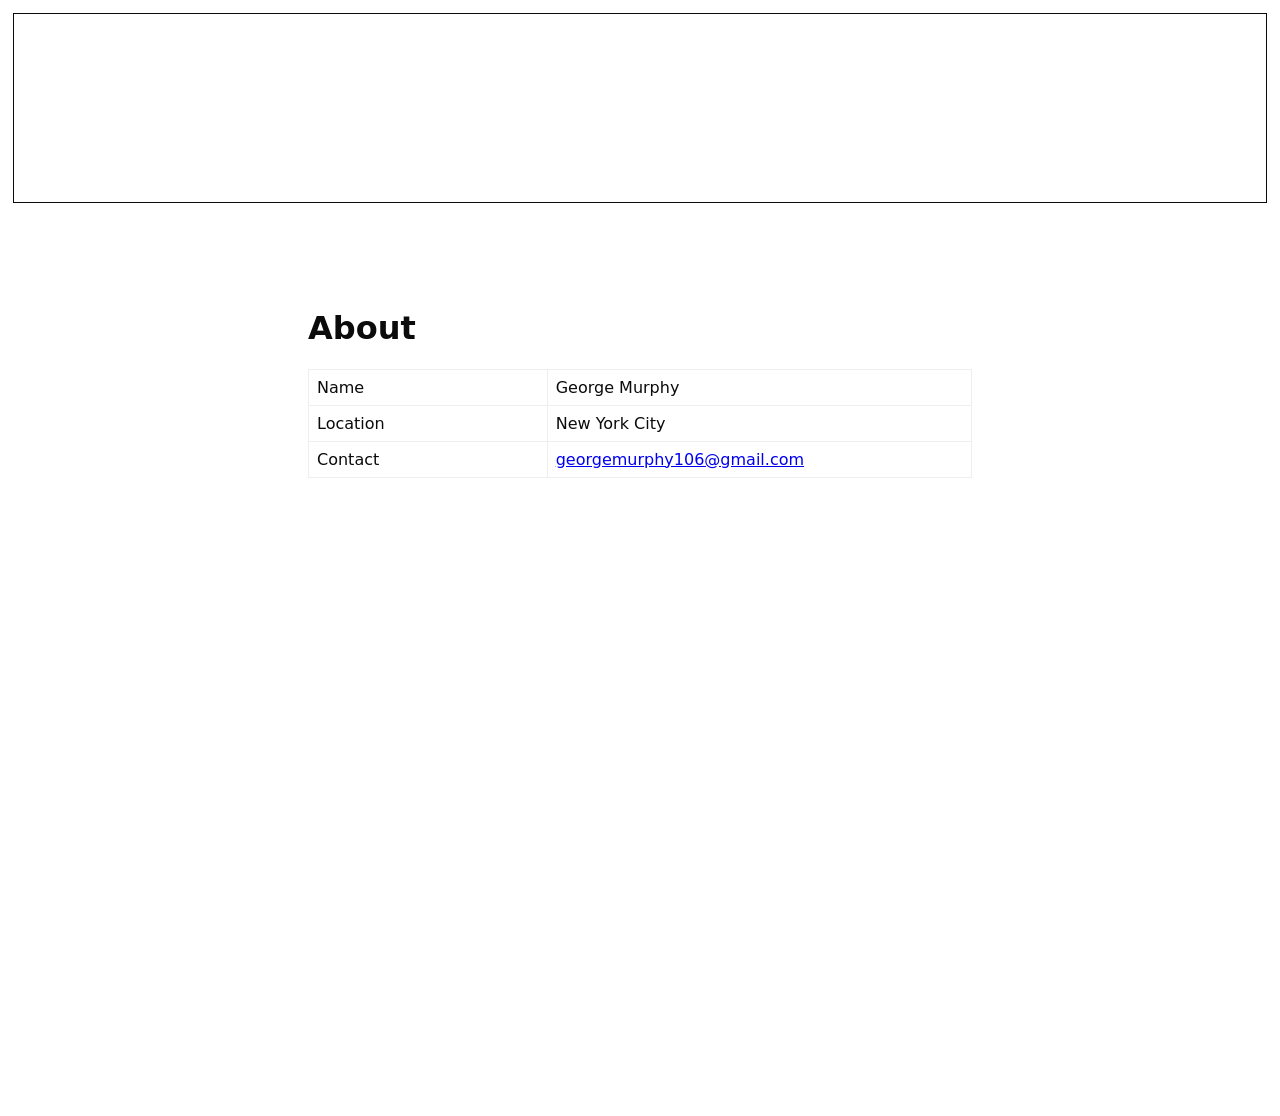
<file: about.html>
<!doctype html>
<html lang="en">
<head>
  <meta charset="utf-8">
  <meta name="viewport" content="width=device-width,initial-scale=1">
  <title>About — George Murphy</title>
  <link rel="stylesheet" href="css/style.css?v=35">
</head>
<body class="section-page about-page">
  <header class="site-header section-header container">
    <video class="header-video" autoplay muted loop playsinline preload="metadata" aria-hidden="true">
      <source src="assets/nature-style.mp4" type="video/mp4">
    </video>
    <div style="display:flex;justify-content:space-between;align-items:center">
      <div class="brand">George Murphy</div>
      <nav class="top-nav"><a href="index.html">Home</a> <a href="professional.html">Professional</a> <a href="collage.html">Personal</a></nav>
    </div>
  </header>

  <main class="page container about-grid">
    <h1>About</h1>
    <table style="width:100%;max-width:720px;border-collapse:collapse">
      <tr><td style="padding:8px;border:1px solid #eee;width:36%">Name</td><td style="padding:8px;border:1px solid #eee">George Murphy</td></tr>
      <tr><td style="padding:8px;border:1px solid #eee">Location</td><td style="padding:8px;border:1px solid #eee">New York City</td></tr>
      <tr><td style="padding:8px;border:1px solid #eee">Contact</td><td style="padding:8px;border:1px solid #eee"><a href="mailto:georgemurphy106@gmail.com">georgemurphy106@gmail.com</a></td></tr>
    </table>

  </main>

  <script src="js/main.js?v=10"></script>
</body>
</html>
</file>
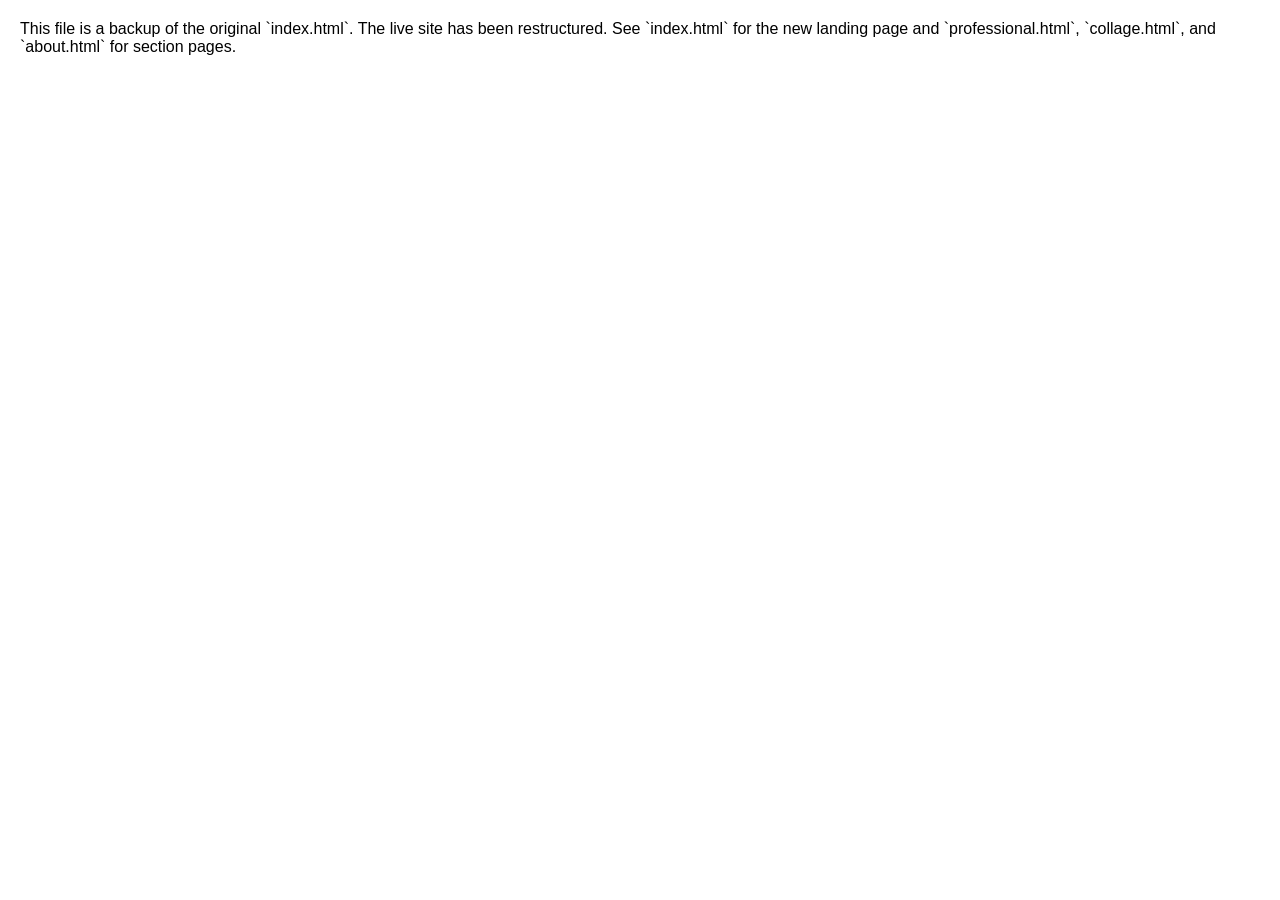
<file: index_old.html>
<!DOCTYPE html>
<html lang="en">
<head>
  <meta charset="utf-8">
  <meta name="viewport" content="width=device-width,initial-scale=1">
  <title>George Murphy — Portfolio (original)</title>
  <style>
  /* Original inline styles preserved for backup */
  * { margin: 0; padding: 0; box-sizing: border-box; }
  body, .wrap { background: white; font-family: Arial, sans-serif; color: black; }
  .wrap { padding: 40px 60px
  
; max-width: 1320px

; }

  .site-title { font-size: 28px; font-weight: bold; margin-bottom: 2px; }
  .site-title span { color: navy; }
  .under-title { font-size: 12px; color: gray; margin-bottom: 14px; }

  hr { border: none; border-top: 1px solid black; margin: 14px 0; }
  hr.double { border-top: 3px double black; }

  .nav { font-size: 13px; margin-bottom: 18px; }
  .nav a { color: blue; margin-right: 10px; text-decoration: underline; cursor: pointer; }
  .nav a:hover { color: purple; }

  .marquee-wrap { background: yellow; border: 1px solid black; padding: 4px 0; margin: 14px 0; overflow: hidden; }
  .marquee-inner { display: inline-block; white-space: nowrap; font-size: 12px; font-family: 'Courier New', monospace; letter-spacing: 0.08em; }

  .palantir-section { background: #000; padding: 18px; margin: 0 -18px; font-family: 'Courier New', monospace; color: #00ff41; }
  .palantir-section h2 { font-family: 'Courier New', monospace; font-size: 13px; font-weight: bold; text-decoration: none; color: #00ff41; letter-spacing: 0.12em; text-transform: uppercase; margin-bottom: 14px; border-bottom: 1px solid #00ff41; padding-bottom: 6px; }
  .palantir-section p { font-size: 12px; color: #00cc33; line-height: 1.6; margin-bottom: 10px; font-family: 'Courier New', monospace; }
  .pal-item { border: 1px solid #00ff41; padding: 12px; margin-bottom: 14px; }
  .pal-item .label { font-size: 10px; text-transform: uppercase; color: #007a1f; margin-bottom: 4px; letter-spacing: 0.1em; }
  .pal-item h3 { font-size: 13px; font-weight: bold; color: #00ff41; margin-bottom: 6px; font-family: 'Courier New', monospace; text-transform: uppercase; letter-spacing: 0.06em; }
  .pal-img { background: #0a0a0a; border: 1px dashed #00ff41; height: 100px; display: flex; align-items: center; justify-content: center; font-size: 11px; color: #007a1f; margin-bottom: 8px; font-style: italic; font-family: 'Courier New', monospace; }
  .pal-toggle { font-size: 12px; color: #00ff41; text-decoration: underline; cursor: pointer; background: none; border: none; padding: 0; font-family: 'Courier New', monospace; }
  .pal-toggle:hover { color: #fff; }
  .pal-expanded { display: none; border-top: 1px dashed #00ff41; margin-top: 10px; padding-top: 10px; }
  .pal-expanded.open { display: block; }
  .pal-expanded p { color: #00cc33; }
  .pal-copy { background: #0a0a0a; border-left: 3px solid #00ff41; padding: 8px 10px; font-size: 12px; font-style: italic; color: #00ff41; line-height: 1.6; margin: 8px 0; font-family: 'Courier New', monospace; }
  .pal-cursor { animation: blink 1s step-start infinite; }
  @keyframes blink { 50% { opacity: 0; } }

  .comedy-box { border: 2px solid black; padding: 12px; margin-bottom: 14px; background: #fffde7; }
  .comedy-box h3 { font-size: 14px; font-weight: bold; margin-bottom: 6px; }
  .comedy-box p { font-size: 13px; line-height: 1.6; margin-bottom: 6px; }

  .parody-grid { display: grid; grid-template-columns: repeat(4, 1fr); gap: 16px;


; gap: 8px; margin-top: 10px; }
.parody-cell { aspect-ratio: 2/3; margin-bottom: 4px;
 background: #eee; border: 1px dashed #aaa; display: flex; flex-direction: column; align-items: center; justify-content: center; font-size: 10px; color: #aaa; text-align: center; font-style: italic; padding: 6px; gap: 4px; cursor: pointer; }
  .parody-caption { font-size: 11px; color: gray; text-align: center; margin-top: 6px; font-style: italic; padding-bottom: 16px; display: block; width: 100%; }

  .collage-grid { display: grid; grid-template-columns: repeat(3, 1fr); gap: 8px; margin-bottom: 8px; }
  .collage-cell { aspect-ratio: 1; background: #eee; border: 1px dashed #aaa; display: flex; align-items: center; justify-content: center; font-size: 10px; color: #aaa; text-align: center; font-style: italic; padding: 6px; }

  .about-table { width: 100%; border-collapse: collapse; font-size: 13px; margin-bottom: 14px; }
  .about-table td { padding: 4px 8px; border: 1px solid #ccc; vertical-align: top; }
  .about-table td:first-child { font-weight: bold; width: 38%; background: #f0f0f0; }

  .copy-sample { background: #f5f5f5; border-left: 3px solid black; padding: 8px 10px; font-size: 12px; font-style: italic; line-height: 1.6; margin: 8px 0; }
  .footer-txt { font-size: 11px; color: gray; margin-top: 14px; text-align: center; }
  .new-gif { color: red; font-size: 11px; font-weight: bold; margin-left: 6px; }
  .email-link { color: blue; font-size: 13px; }
  .section { margin-bottom: 22px; }
  h2 { font-size: 17px; font-weight: bold; margin-bottom: 8px; text-decoration: underline; }
  p { font-size: 13px; line-height: 1.6; margin-bottom: 10px; }
.lightbox { display:none; position:fixed; inset:0; background:rgba(0,0,0,0.85); z-index:999; align-items:center; justify-content:center; }
.lightbox.open { display:flex; }
.lightbox img { max-width:90vw; max-height:90vh; object-fit:contain; }

 .frame-dash, .frame-wave, .frame-x {
  position: relative;
  padding: 14px;
  background: #fff;
}
.frame-dash::before, .frame-wave::before, .frame-x::before,
.frame-dash::after, .frame-wave::after, .frame-x::after {
  content: '';
  position: absolute;
  left: 0; right: 0;
  height: 16px;
  background-repeat: repeat-x;
  background-size: 16px 16px;
}
.frame-dash::before { top: 0; background-image: repeating-linear-gradient(90deg, #000 0 6px, transparent 6px 10px); }
.frame-dash::after { bottom: 0; background-image: repeating-linear-gradient(90deg, #000 0 6px, transparent 6px 10px); }

.frame-wave::before, .frame-wave::after {
  background-image:
    linear-gradient(135deg, transparent 45%, #000 45% 55%, transparent 55%),
    linear-gradient(45deg, transparent 45%, #000 45% 55%, transparent 55%);
  background-position: 0 0, 8px 0;
  background-size: 16px 16px;
}
.frame-wave::before { top: 0; }
.frame-wave::after { bottom: 0; }

.frame-x::before, .frame-x::after {
  background-image:
    linear-gradient(45deg, transparent 45%, #000 45% 55%, transparent 55%),
    linear-gradient(135deg, transparent 45%, #000 45% 55%, transparent 55%);
  background-position: 0 0, 0 0;
  background-size: 12px 12px;
}
.frame-x::before { top: 0; }
.frame-x::after { bottom: 0; }
  </style>
</head>
<body>
<!-- full original index.html content preserved as backup -->
<div style="padding:20px;font-family:Arial, sans-serif;">This file is a backup of the original `index.html`. The live site has been restructured. See `index.html` for the new landing page and `professional.html`, `collage.html`, and `about.html` for section pages.</div>
</body>
</html>
</file>
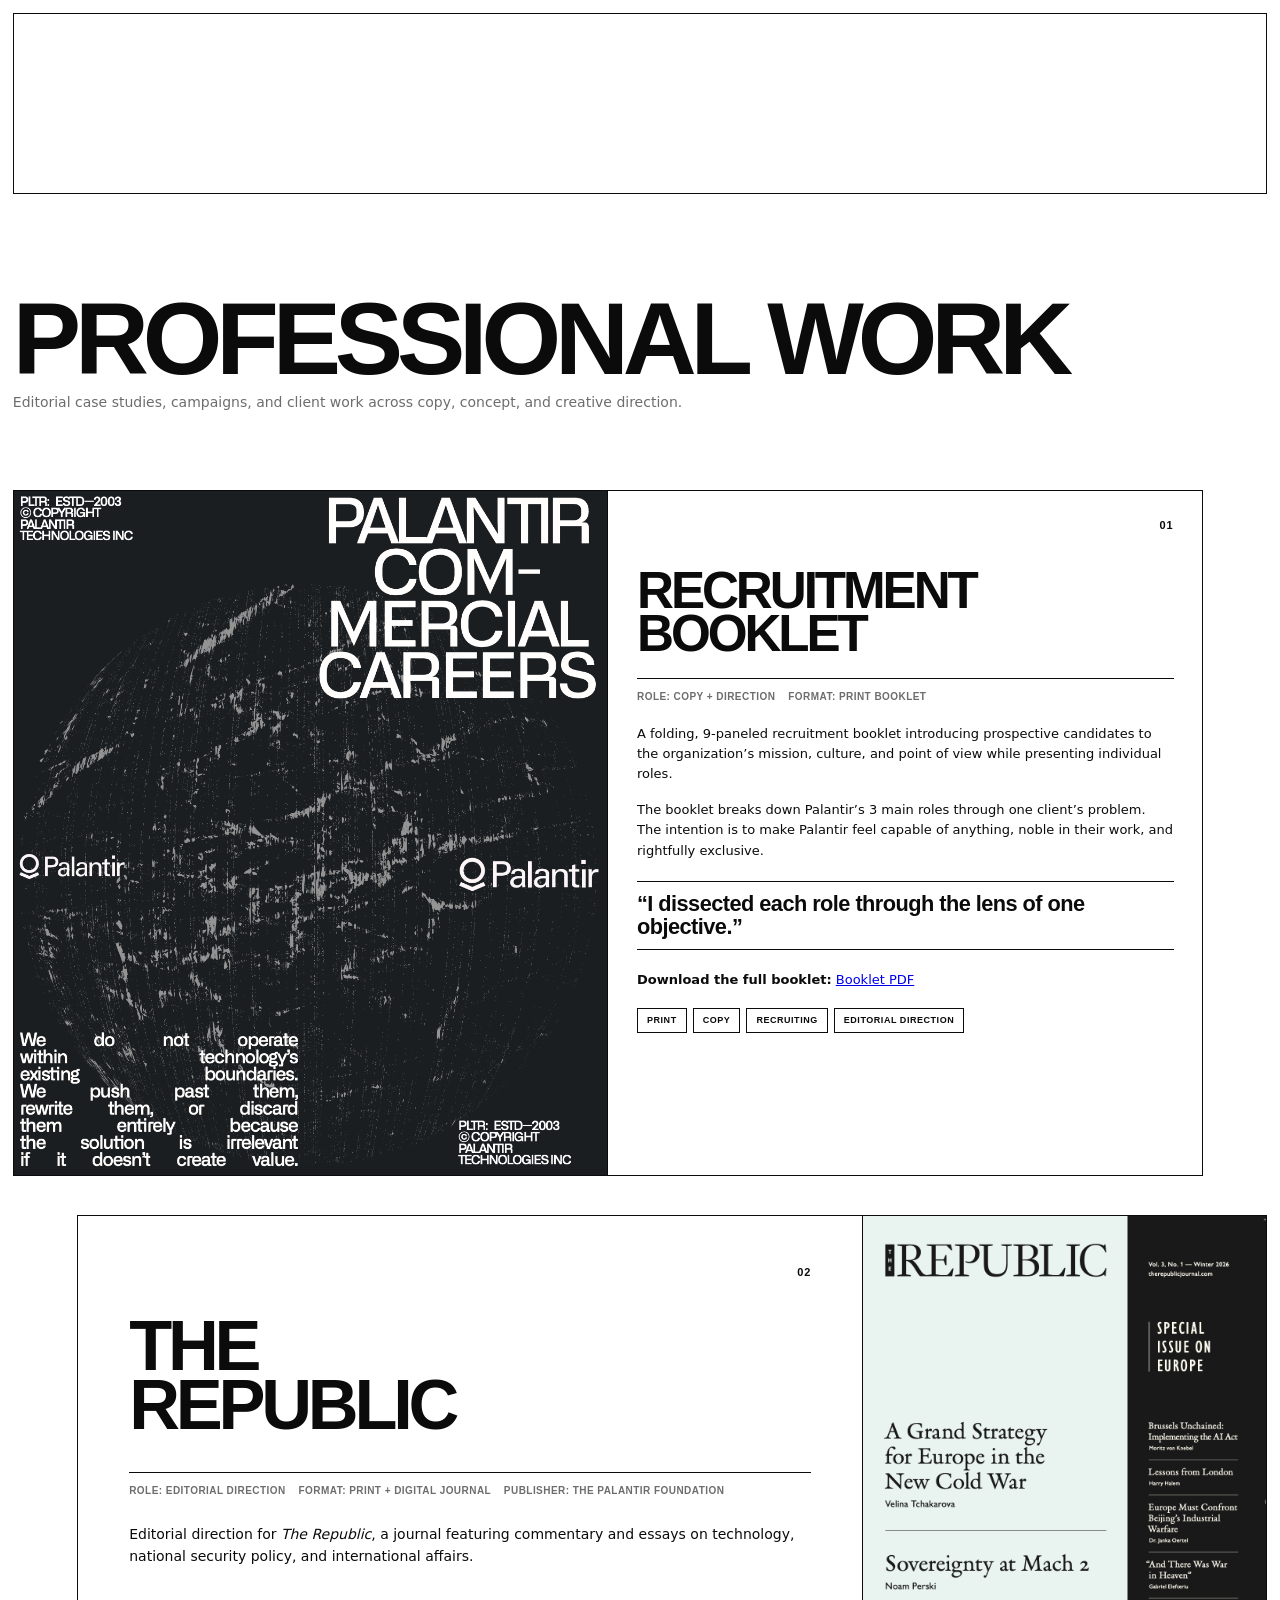
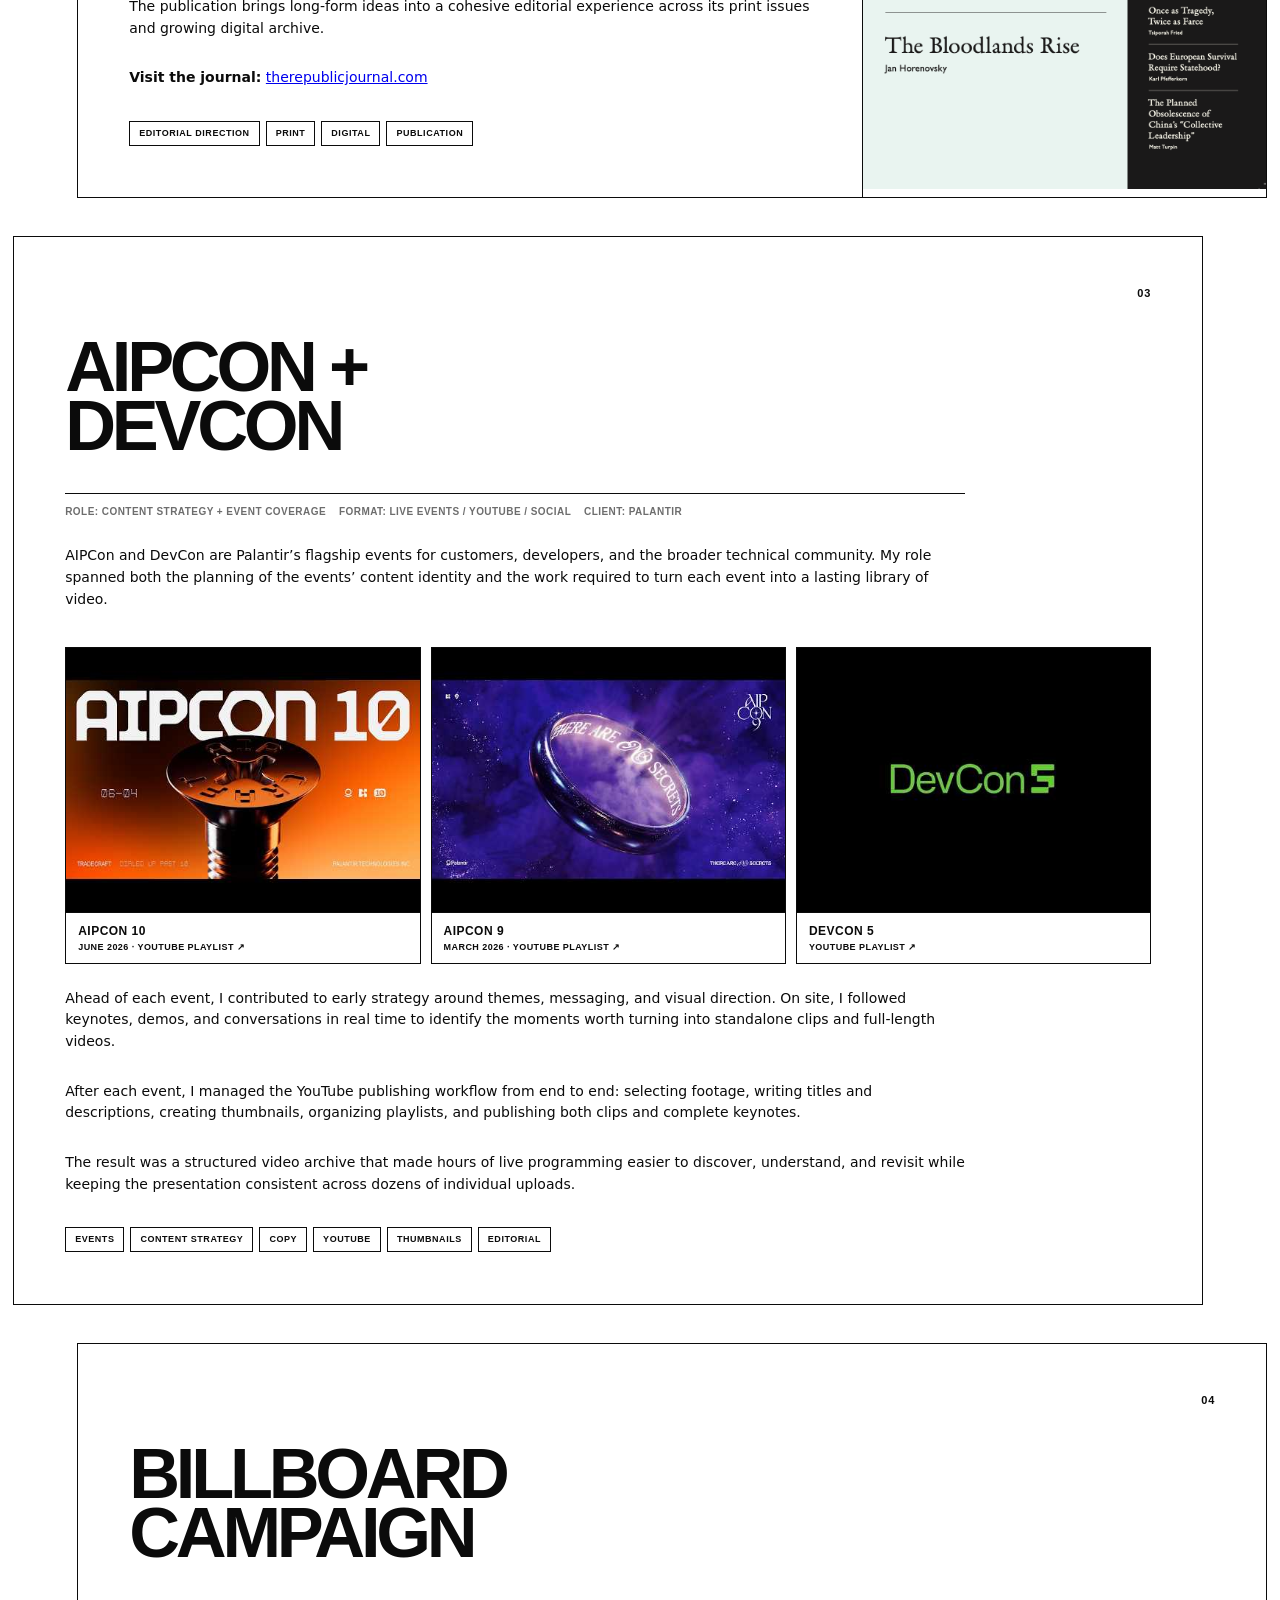
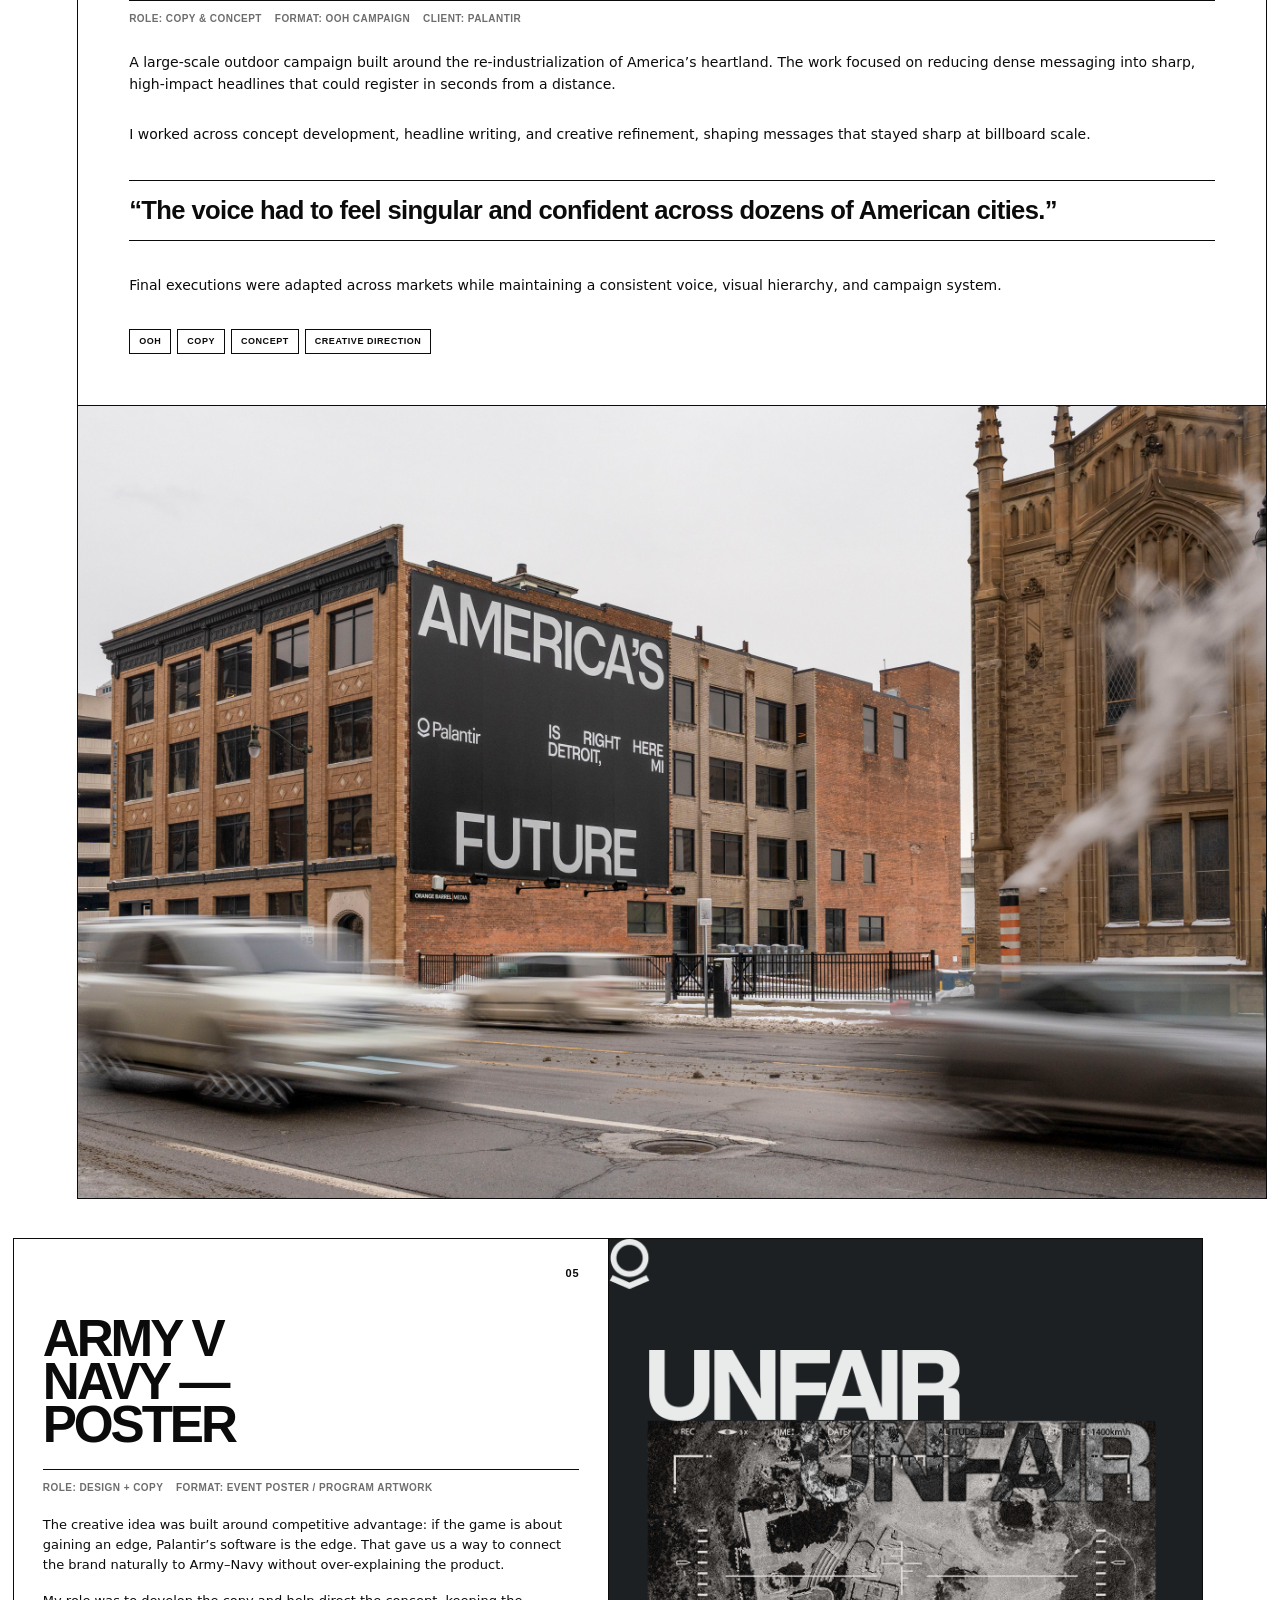
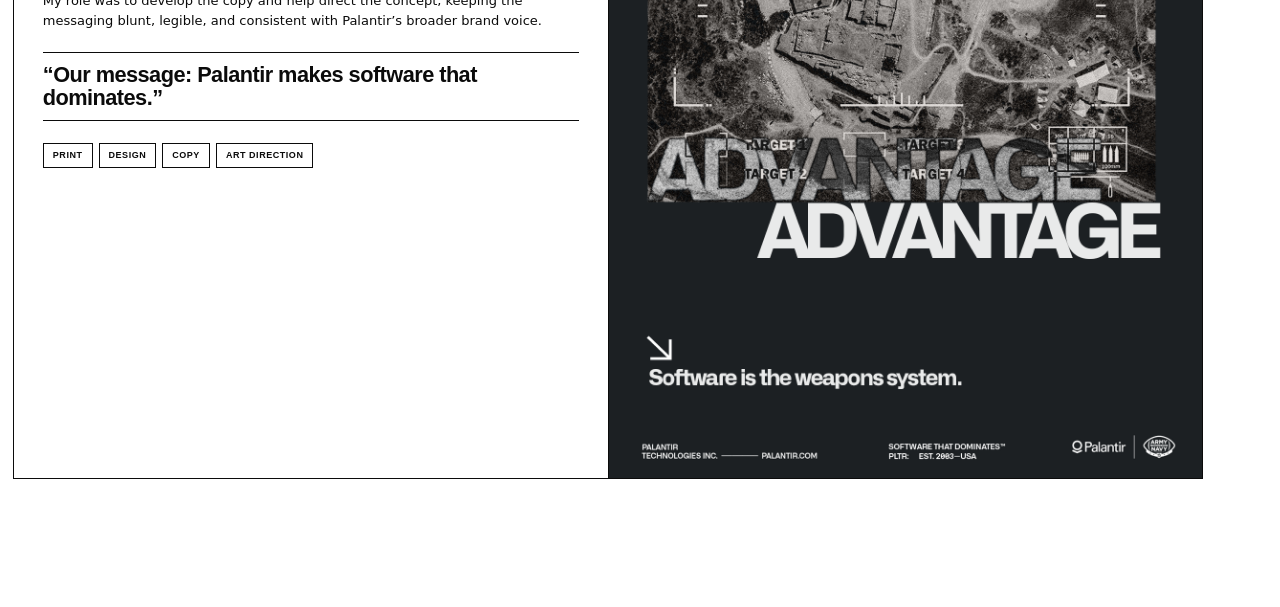
<file: professional.html>
<!doctype html>
<html lang="en">
<head>
  <meta charset="utf-8">
  <meta name="viewport" content="width=device-width,initial-scale=1">
  <title>Professional — George Murphy</title>
  <link rel="stylesheet" href="css/style.css?v=33">
</head>
<body class="section-page professional-page">
  <header class="site-header section-header container">
    <video class="header-video" autoplay muted loop playsinline preload="metadata" aria-hidden="true">
      <source src="assets/gears-turning.mp4" type="video/mp4">
    </video>
    <div style="display:flex;justify-content:space-between;align-items:center">
      <div class="brand">George Murphy</div>
      <nav class="top-nav"><a href="index.html">Home</a> <a href="collage.html">Personal</a> <a href="about.html">About</a></nav>
    </div>
  </header>

  <main class="page container">
    <h1>Professional work</h1>
    <p class="byline">Editorial case studies, campaigns, and client work across copy, concept, and creative direction.</p>

    <section aria-label="Projects">
      <div class="case-study compact-case media-left">
        <div class="case-media">
          <a href="professional/recruitment-booklet.html"><img src="images/professional/recruitment_booklet.png" alt="Recruitment booklet cover"></a>
        </div>
        <div class="case-content">
          <h2>Recruitment Booklet</h2>
          <div class="case-meta"><strong>Role:</strong> Copy + direction &nbsp;&nbsp; <strong>Format:</strong> Print booklet</div>
          <p>A folding, 9-paneled recruitment booklet introducing prospective candidates to the organization’s mission, culture, and point of view while presenting individual roles.</p>
          <p>The booklet breaks down Palantir’s 3 main roles through one client’s problem. The intention is to make Palantir feel capable of anything, noble in their work, and rightfully exclusive.</p>
          <div class="case-quote">“I dissected each role through the lens of one objective.”</div>
          <p><strong>Download the full booklet:</strong> <a href="Booklet.pdf" target="_blank">Booklet PDF</a></p>
          <div class="case-badges"><span class="badge">Print</span><span class="badge">Copy</span><span class="badge">Recruiting</span><span class="badge">Editorial Direction</span></div>
        </div>
      </div>

      <div class="case-study republic-case">
        <div class="case-media">
          <a href="https://therepublicjournal.com/" target="_blank" rel="noopener noreferrer"><img src="images/professional/republic-winter-2026.png" alt="Winter 2026 issue of The Republic" loading="lazy"></a>
        </div>
        <div class="case-content">
          <h2>The Republic</h2>
          <div class="case-meta"><strong>Role:</strong> Editorial direction &nbsp;&nbsp; <strong>Format:</strong> Print + digital journal &nbsp;&nbsp; <strong>Publisher:</strong> The Palantir Foundation</div>
          <p>Editorial direction for <em>The Republic</em>, a journal featuring commentary and essays on technology, national security policy, and international affairs.</p>
          <p>The publication brings long-form ideas into a cohesive editorial experience across its print issues and growing digital archive.</p>
          <p><strong>Visit the journal:</strong> <a href="https://therepublicjournal.com/" target="_blank" rel="noopener noreferrer">therepublicjournal.com</a></p>
          <div class="case-badges"><span class="badge">Editorial Direction</span><span class="badge">Print</span><span class="badge">Digital</span><span class="badge">Publication</span></div>
        </div>
      </div>

      <div class="case-study text-case aipcon-case">
        <div class="case-content">
          <h2>AIPCon + DevCon</h2>
          <div class="case-meta"><strong>Role:</strong> Content strategy + event coverage &nbsp;&nbsp; <strong>Format:</strong> Live events / YouTube / social &nbsp;&nbsp; <strong>Client:</strong> Palantir</div>
          <p>AIPCon and DevCon are Palantir’s flagship events for customers, developers, and the broader technical community. My role spanned both the planning of the events’ content identity and the work required to turn each event into a lasting library of video.</p>
          <div class="playlist-grid" aria-label="AIPCon and DevCon YouTube playlists">
            <a class="playlist-card" href="https://youtube.com/playlist?list=PLmKm_LhXXgqSR6VEWcXeq0mYq6SrfyxuU&amp;si=r-WfgtlihOzzKswT" target="_blank" rel="noopener noreferrer">
              <img src="images/professional/aipcon-10.jpg" alt="AIPCon 10 video thumbnail" loading="lazy">
              <span><strong>AIPCon 10</strong><small>June 2026 · YouTube playlist ↗</small></span>
            </a>
            <a class="playlist-card" href="https://youtube.com/playlist?list=PLmKm_LhXXgqQaVJ2k-YffD3SRzMygbSYK&amp;si=QJ58gIm0aMAwzoyc" target="_blank" rel="noopener noreferrer">
              <img src="images/professional/aipcon-9.jpg" alt="AIPCon 9 video thumbnail" loading="lazy">
              <span><strong>AIPCon 9</strong><small>March 2026 · YouTube playlist ↗</small></span>
            </a>
            <a class="playlist-card" href="https://youtube.com/playlist?list=PLqTLGbLI0Cvk17YrpH5etpJ5FKCL8JdwB&amp;si=DRzUs3hvqn63STzH" target="_blank" rel="noopener noreferrer">
              <img src="images/professional/devcon-5.jpg" alt="DevCon 5 video thumbnail" loading="lazy">
              <span><strong>DevCon 5</strong><small>YouTube playlist ↗</small></span>
            </a>
          </div>
          <p>Ahead of each event, I contributed to early strategy around themes, messaging, and visual direction. On site, I followed keynotes, demos, and conversations in real time to identify the moments worth turning into standalone clips and full-length videos.</p>
          <p>After each event, I managed the YouTube publishing workflow from end to end: selecting footage, writing titles and descriptions, creating thumbnails, organizing playlists, and publishing both clips and complete keynotes.</p>
          <p>The result was a structured video archive that made hours of live programming easier to discover, understand, and revisit while keeping the presentation consistent across dozens of individual uploads.</p>
          <div class="case-badges"><span class="badge">Events</span><span class="badge">Content Strategy</span><span class="badge">Copy</span><span class="badge">YouTube</span><span class="badge">Thumbnails</span><span class="badge">Editorial</span></div>
        </div>
      </div>

      <div class="case-study stacked-case">
        <div class="case-media">
          <a href="professional/billboard.html"><img src="images/professional/billboard1.jpg" alt="Billboard campaign"></a>
        </div>
        <div class="case-content">
          <h2>Billboard Campaign</h2>
          <div class="case-meta"><strong>Role:</strong> Copy &amp; concept &nbsp;&nbsp; <strong>Format:</strong> OOH campaign &nbsp;&nbsp; <strong>Client:</strong> Palantir</div>
          <p>A large-scale outdoor campaign built around the re-industrialization of America’s heartland. The work focused on reducing dense messaging into sharp, high-impact headlines that could register in seconds from a distance.</p>
          <p>I worked across concept development, headline writing, and creative refinement, shaping messages that stayed sharp at billboard scale.</p>
          <div class="case-quote">“The voice had to feel singular and confident across dozens of American cities.”</div>
          <p>Final executions were adapted across markets while maintaining a consistent voice, visual hierarchy, and campaign system.</p>
          <div class="case-badges"><span class="badge">OOH</span><span class="badge">Copy</span><span class="badge">Concept</span><span class="badge">Creative Direction</span></div>
        </div>
      </div>

      <div class="case-study compact-case media-right">
        <div class="case-media">
          <a href="professional/army-navy.html"><img src="images/professional/armynavy.png" alt="Army v Navy poster"></a>
        </div>
        <div class="case-content">
          <h2>Army v Navy — Poster</h2>
          <div class="case-meta"><strong>Role:</strong> Design + copy &nbsp;&nbsp; <strong>Format:</strong> Event poster / program artwork</div>
          <p>The creative idea was built around competitive advantage: if the game is about gaining an edge, Palantir’s software is the edge. That gave us a way to connect the brand naturally to Army–Navy without over-explaining the product.</p>
          <p>My role was to develop the copy and help direct the concept, keeping the messaging blunt, legible, and consistent with Palantir’s broader brand voice.</p>
          <div class="case-quote">“Our message: Palantir makes software that dominates.”</div>
          <div class="case-badges"><span class="badge">Print</span><span class="badge">Design</span><span class="badge">Copy</span><span class="badge">Art Direction</span></div>
        </div>
      </div>
    </section>
  </main>

  <script src="js/main.js?v=10"></script>
</body>
</html>
</file>
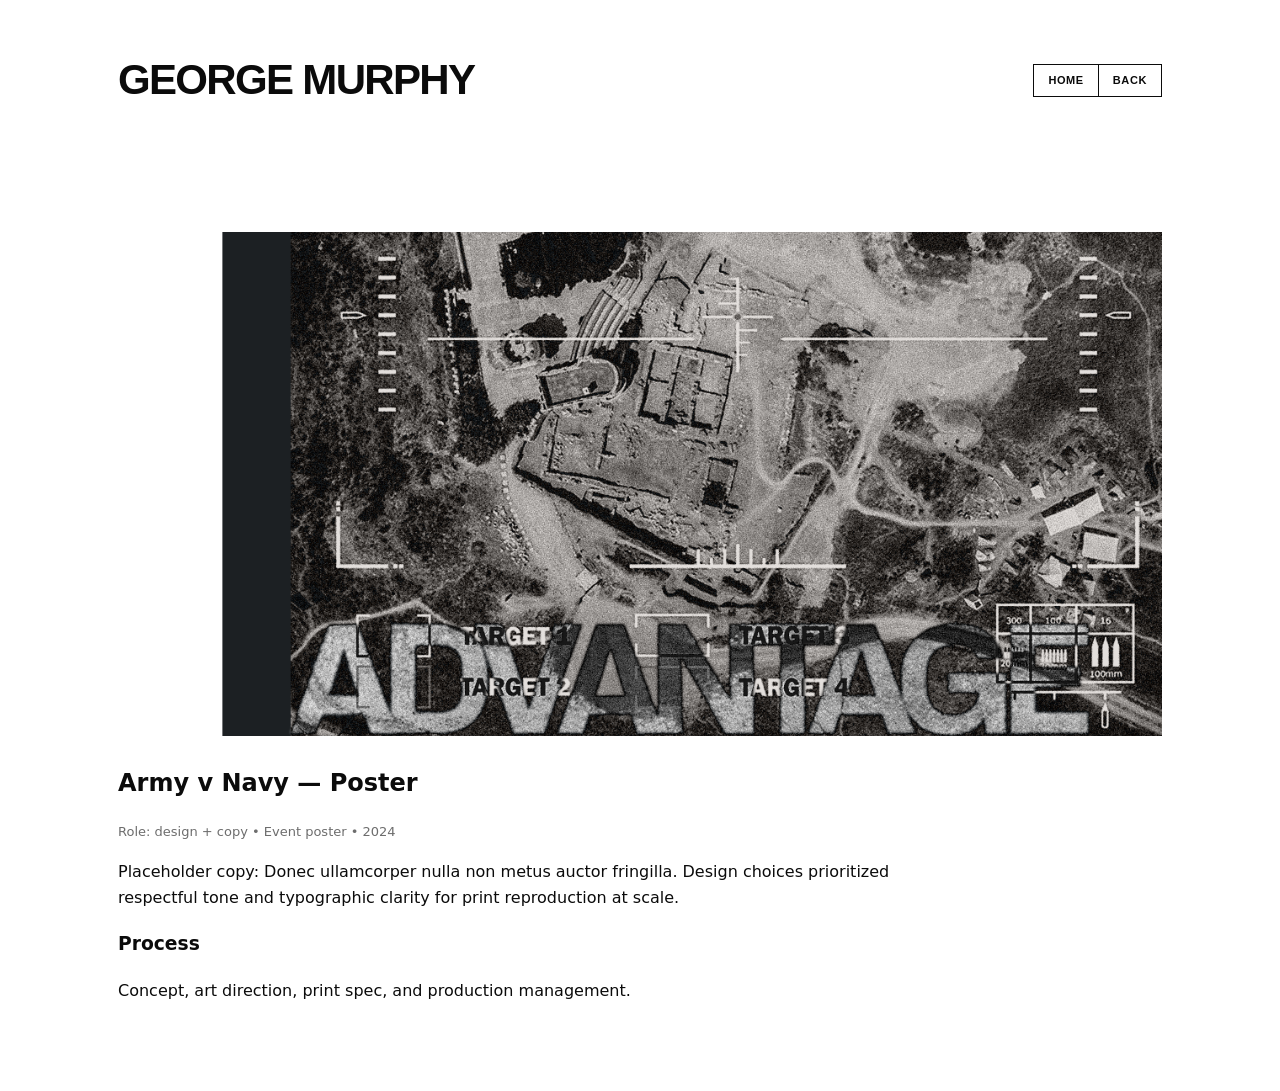
<file: professional/army-navy.html>
<!doctype html>
<html lang="en">
<head>
  <meta charset="utf-8">
  <meta name="viewport" content="width=device-width,initial-scale=1">
  <title>Army v Navy Poster — George Murphy</title>
  <link rel="stylesheet" href="../css/style.css?v=28">
  <style> .hero-media{height:56vh;overflow:hidden} .hero-media img{width:120%;height:100%;object-fit:cover;transform:translateX(10%)} @media(max-width:900px){.hero-media img{width:100%;transform:none;height:auto}}</style>
</head>
<body>
  <header class="site-header container"><div style="display:flex;justify-content:space-between;align-items:center"><div class="brand">George Murphy</div><nav class="top-nav"><a href="../index.html">Home</a> <a href="../professional.html">Back</a></nav></div></header>
  <main class="page container">
    <div class="hero-media"><img src="../images/professional/armynavy.png" alt="Army v Navy poster"></div>
    <article style="max-width:820px;margin-top:28px">
      <h1>Army v Navy — Poster</h1>
      <p class="case-meta">Role: design + copy • Event poster • 2024</p>
      <p>Placeholder copy: Donec ullamcorper nulla non metus auctor fringilla. Design choices prioritized respectful tone and typographic clarity for print reproduction at scale.</p>
      <h3>Process</h3>
      <p>Concept, art direction, print spec, and production management.</p>
    </article>
  </main>
  <script src="../js/main.js?v=10"></script>
</body>
</html>
</file>
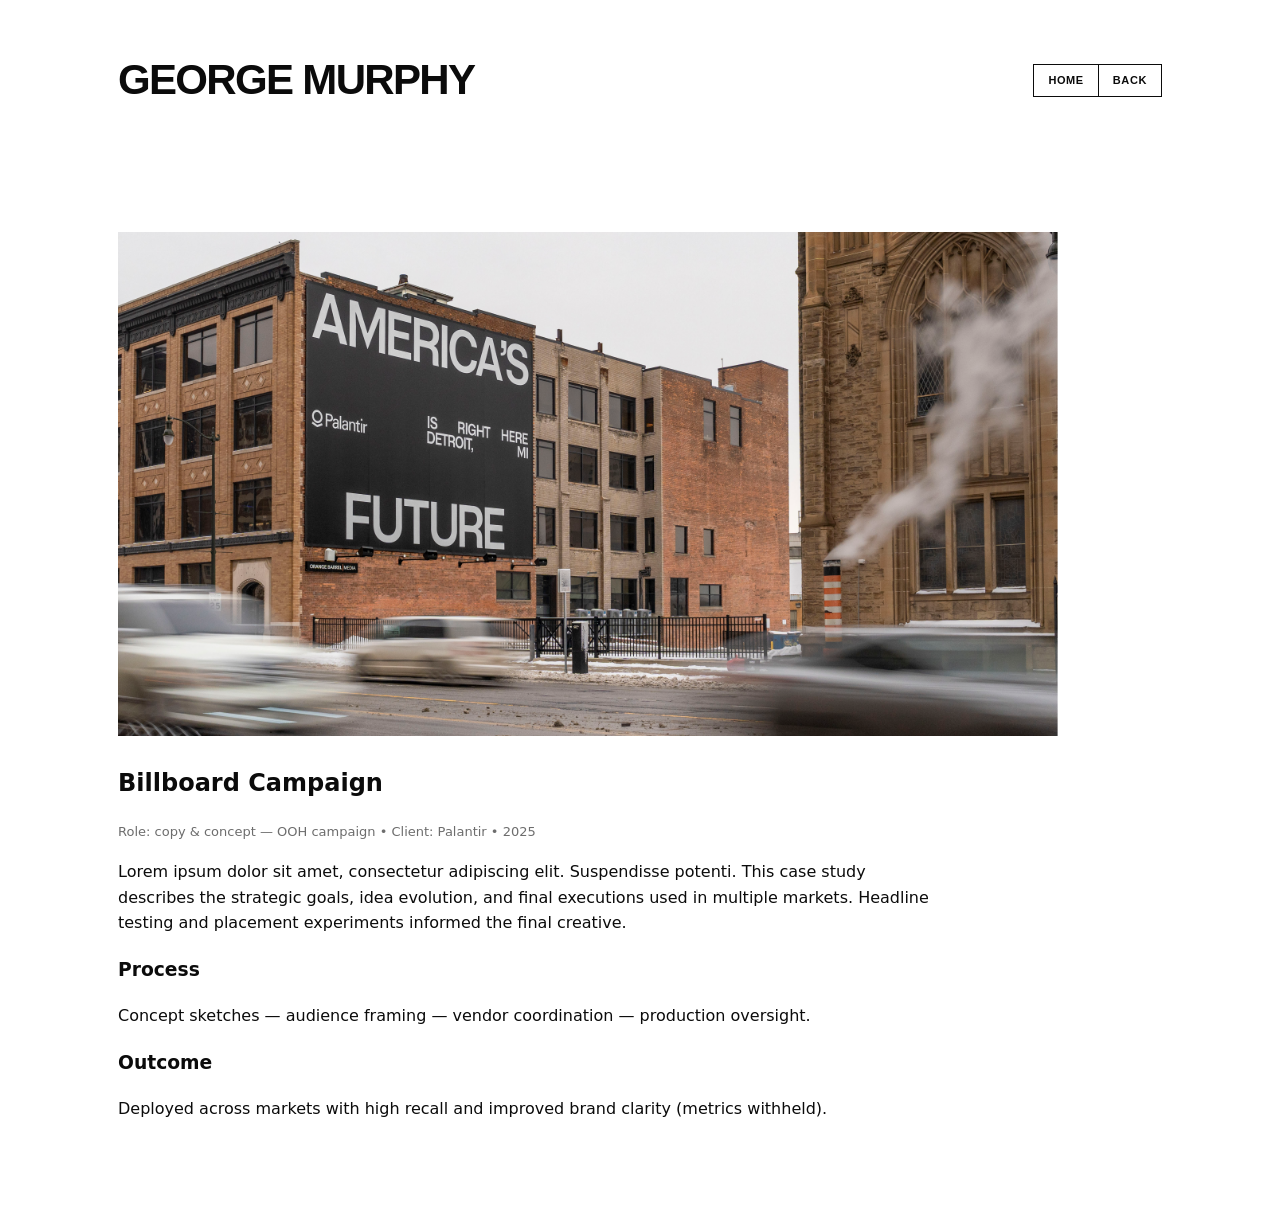
<file: professional/billboard.html>
<!doctype html>
<html lang="en">
<head>
  <meta charset="utf-8">
  <meta name="viewport" content="width=device-width,initial-scale=1">
  <title>Billboard Campaign — George Murphy</title>
  <link rel="stylesheet" href="../css/style.css?v=28">
  <style> .hero-media{height:56vh;overflow:hidden} .hero-media img{width:120%;height:100%;object-fit:cover;transform:translateX(-10%)} @media(max-width:900px){.hero-media img{width:100%;transform:none;height:auto}}</style>
</head>
<body>
  <header class="site-header container"><div style="display:flex;justify-content:space-between;align-items:center"><div class="brand">George Murphy</div><nav class="top-nav"><a href="../index.html">Home</a> <a href="../professional.html">Back</a></nav></div></header>
  <main class="page container">
    <div class="hero-media"><img src="../images/professional/billboard1.jpg" alt="Billboard"></div>
    <article style="max-width:820px;margin-top:28px">
      <h1>Billboard Campaign</h1>
      <p class="case-meta">Role: copy & concept — OOH campaign • Client: Palantir • 2025</p>
      <p>Lorem ipsum dolor sit amet, consectetur adipiscing elit. Suspendisse potenti. This case study describes the strategic goals, idea evolution, and final executions used in multiple markets. Headline testing and placement experiments informed the final creative.</p>
      <h3>Process</h3>
      <p>Concept sketches — audience framing — vendor coordination — production oversight.</p>
      <h3>Outcome</h3>
      <p>Deployed across markets with high recall and improved brand clarity (metrics withheld).</p>
    </article>
  </main>
  <script src="../js/main.js?v=10"></script>
</body>
</html>
</file>
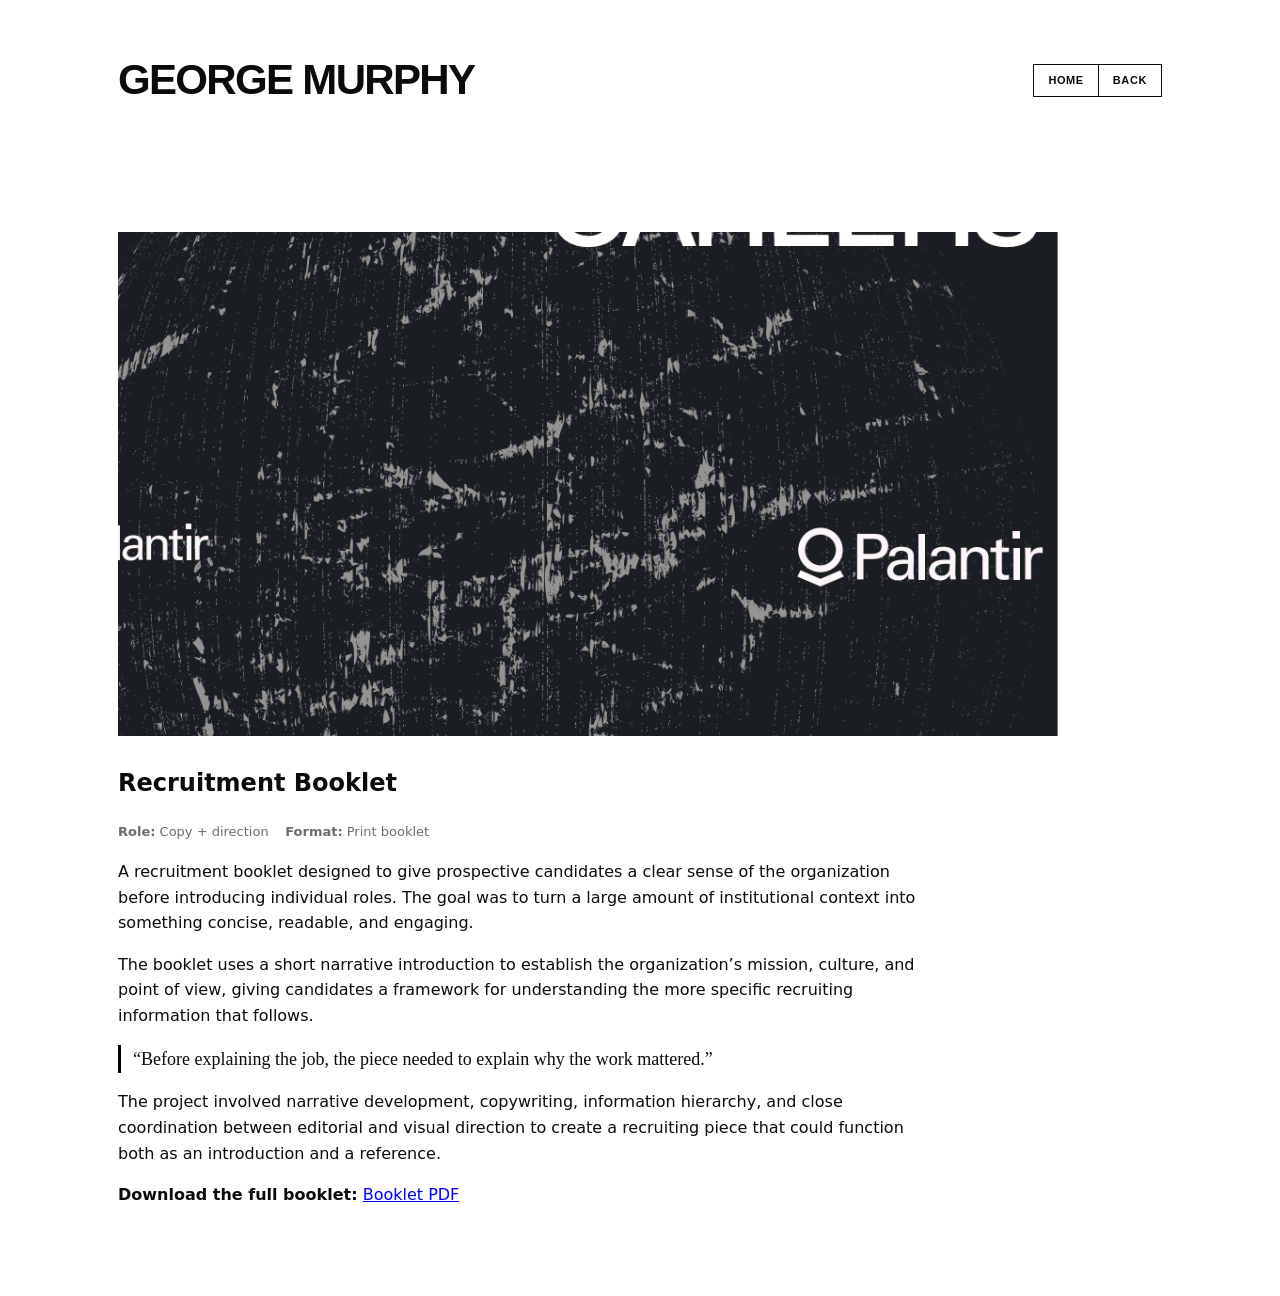
<file: professional/recruitment-booklet.html>
<!doctype html>
<html lang="en">
<head>
  <meta charset="utf-8">
  <meta name="viewport" content="width=device-width,initial-scale=1">
  <title>Recruitment Booklet — George Murphy</title>
  <link rel="stylesheet" href="../css/style.css?v=28">
  <style> .hero-media{height:56vh;overflow:hidden} .hero-media img{width:120%;height:100%;object-fit:cover;transform:translateX(-10%)} @media(max-width:900px){.hero-media img{width:100%;transform:none;height:auto}}</style>
  <meta name="description" content="Recruitment booklet: an editorial piece introducing the organization’s mission, culture, and hiring information — copy, direction, print booklet (2023).">
  <meta property="og:title" content="Recruitment Booklet — George Murphy">
  <meta property="og:description" content="A recruitment booklet presenting mission, culture, and role information through editorial copy and visual direction.">
  <meta property="og:type" content="article">
  <meta property="og:image" content="../images/professional/recruitment_booklet.png">
  <meta name="twitter:card" content="summary_large_image">
</head>
<body>
  <header class="site-header container"><div style="display:flex;justify-content:space-between;align-items:center"><div class="brand">George Murphy</div><nav class="top-nav"><a href="../index.html">Home</a> <a href="../professional.html">Back</a></nav></div></header>
  <main class="page container">
    <div class="hero-media"><img src="../images/professional/recruitment_booklet.png" alt="Recruitment booklet"></div>
    <article style="max-width:820px;margin-top:28px">
      <h1>Recruitment Booklet</h1>
      <p class="case-meta"><strong>Role:</strong> Copy + direction &nbsp;&nbsp; <strong>Format:</strong> Print booklet</p>
      <p>A recruitment booklet designed to give prospective candidates a clear sense of the organization before introducing individual roles. The goal was to turn a large amount of institutional context into something concise, readable, and engaging.</p>
      <p>The booklet uses a short narrative introduction to establish the organization’s mission, culture, and point of view, giving candidates a framework for understanding the more specific recruiting information that follows.</p>
      <div class="case-quote">“Before explaining the job, the piece needed to explain why the work mattered.”</div>
      <p>The project involved narrative development, copywriting, information hierarchy, and close coordination between editorial and visual direction to create a recruiting piece that could function both as an introduction and a reference.</p>
      <p><strong>Download the full booklet:</strong> <a href="../Booklet.pdf" target="_blank">Booklet PDF</a></p>
    </article>
  </main>
  <script src="../js/main.js?v=10"></script>
</body>
</html>
</file>
<file: css/style.css>
:root{
  --bg: #ffffff;
  --text: #0b0b0b;
  --muted: #6d6d6d;
  --accent: #000000;
  --border: #e9e9e9;
  --max-width: 1100px;
}
*{box-sizing:border-box}
html{min-height:100%;-webkit-text-size-adjust:100%;text-size-adjust:100%;overflow-x:hidden}
body{min-height:100%;margin:0;background:var(--bg);color:var(--text);font-family:Inter, "Helvetica Neue", system-ui, -apple-system, "Segoe UI", Roboto, Arial, sans-serif;overflow-x:hidden}
img{max-width:100%}
a{overflow-wrap:anywhere}
button,a{-webkit-tap-highlight-color:transparent}
.container{max-width:var(--max-width);margin:0 auto;padding:56px 28px}

/* Landing */
.landing-page{
  --landing-gutter:clamp(6px,1vw,14px);
  --display-font:Arial,sans-serif;
  font-family:Arial,sans-serif;
  overflow:hidden;
}
.landing{height:100vh;height:100dvh;padding:var(--landing-gutter);display:grid;place-items:center}
.landing-frame{position:relative;isolation:isolate;width:100%;border:1px solid var(--text);background:var(--bg);overflow:hidden}
.header-video{position:absolute;inset:-12px;z-index:-2;width:calc(100% + 24px);height:calc(100% + 24px);object-fit:cover;filter:blur(7px) saturate(1.45) contrast(1.12);transform:scale(1.02);pointer-events:none}
.landing-frame::after,.section-header::after{content:"";position:absolute;inset:0;z-index:-1;background:rgba(255,255,255,.14);backdrop-filter:blur(1.5px);-webkit-backdrop-filter:blur(1.5px);pointer-events:none}
.landing-frame>.name,.landing-frame>.nav-grid{position:relative;z-index:1}
.landing-page .name{margin:0;padding:clamp(24px,5vh,70px) clamp(8px,1.25vw,20px);font-family:Arial,sans-serif;font-size:clamp(72px,15.5vw,250px);font-weight:700;font-stretch:normal;line-height:.72;letter-spacing:-.055em;text-transform:uppercase;overflow:hidden}
.landing-page .name-word{display:block;white-space:nowrap;transition:transform .34s cubic-bezier(.65,0,.35,1),opacity .22s ease}
.landing-page .name-word:last-child{text-align:right;padding-right:.04em}
.landing-page .letter,.color-letter{display:inline-block;transition:color .2s ease}
.landing-page .letter:nth-of-type(6n + 1),.color-letter:nth-of-type(6n + 1){--letter-color:#168aad}
.landing-page .letter:nth-of-type(6n + 2),.color-letter:nth-of-type(6n + 2){--letter-color:#52b788}
.landing-page .letter:nth-of-type(6n + 3),.color-letter:nth-of-type(6n + 3){--letter-color:#f26b4a}
.landing-page .letter:nth-of-type(6n + 4),.color-letter:nth-of-type(6n + 4){--letter-color:#9b5de5}
.landing-page .letter:nth-of-type(6n + 5),.color-letter:nth-of-type(6n + 5){--letter-color:#e9a820}
.landing-page .letter:nth-of-type(6n),.color-letter:nth-of-type(6n){--letter-color:#ef476f}
.landing-page .letter:hover,.color-letter:hover{color:var(--letter-color)}
.site-header .brand{white-space:nowrap}
.nav-grid{display:grid;grid-template-columns:repeat(3,minmax(0,1fr));border-top:1px solid var(--text)}
.nav-link{min-height:88px;padding:16px 18px;display:grid;grid-template-columns:auto 1fr auto;align-items:end;gap:14px;color:var(--text);text-decoration:none;text-transform:uppercase;transition:color .18s ease,background-color .18s ease,transform .32s cubic-bezier(.65,0,.35,1),opacity .22s ease}
.nav-link+.nav-link{border-left:1px solid var(--text)}
.nav-number{align-self:start;font-size:10px;line-height:1;letter-spacing:.1em}
.nav-label{font-size:clamp(14px,1.3vw,19px);font-weight:700;letter-spacing:.055em}
.nav-mark{font-size:16px;line-height:1;transition:transform .18s ease}
.nav-link:hover,.nav-link:focus-visible{color:var(--bg);background:var(--text)}
.nav-link:hover .nav-mark,.nav-link:focus-visible .nav-mark{transform:translate(3px,-3px)}
.nav-link:focus-visible{outline:3px solid var(--text);outline-offset:4px;position:relative;z-index:1}
.landing-page.is-leaving .nav-link:not(.is-selected){opacity:0;transform:translateY(22px)}
.landing-page.is-leaving .nav-link.is-selected{color:var(--bg);background:var(--text)}
.landing-page.is-leaving .name-word:first-child{transform:translateX(-3vw);opacity:0}
.landing-page.is-leaving .name-word:last-child{transform:translateX(3vw);opacity:0}
.landing-page.is-leaving .landing-frame{transition:opacity .12s ease .26s;opacity:0}
.landing-page .landing-frame{border-color:#fff;color:#fff}
.landing-page .nav-grid{border-top-color:#fff}
.landing-page .nav-link{color:#fff}
.landing-page .nav-link+.nav-link{border-left-color:#fff}
.landing-page .nav-link:hover,.landing-page .nav-link:focus-visible,.landing-page.is-leaving .nav-link.is-selected{color:#000;background:#fff}
.landing-page .nav-link:nth-child(1):hover,.landing-page .nav-link:nth-child(1):focus-visible,.landing-page.is-leaving .nav-link:nth-child(1).is-selected{color:#fff;background:#168aad}
.landing-page .nav-link:nth-child(2):hover,.landing-page .nav-link:nth-child(2):focus-visible,.landing-page.is-leaving .nav-link:nth-child(2).is-selected{color:#fff;background:#52b788}
.landing-page .nav-link:nth-child(3):hover,.landing-page .nav-link:nth-child(3):focus-visible,.landing-page.is-leaving .nav-link:nth-child(3).is-selected{color:#fff;background:#f26b4a}
.landing-page .nav-link:focus-visible{outline-color:#fff}
.byline{color:var(--muted);font-size:13px;margin-top:12px}

/* Common page layout */
.page{min-height:100vh;padding:72px 28px}
.section-page .section-header.container{position:relative;isolation:isolate;max-width:none;margin:clamp(6px,1vw,14px);padding:0;border:1px solid var(--text);overflow:hidden}
.section-page .section-header>div{min-height:clamp(92px,14vw,180px);padding:clamp(12px,2vw,28px);display:flex;flex-wrap:wrap;align-items:flex-end!important;column-gap:28px;row-gap:18px}
.section-page .section-header .brand{font-family:Arial,sans-serif;font-size:clamp(42px,8.5vw,132px);font-weight:700;line-height:.78;letter-spacing:-.055em;text-transform:uppercase}
.section-page .section-header .top-nav{display:flex;flex:0 1 auto;max-width:100%;gap:0;border:1px solid var(--text);margin-left:auto}
.section-page .section-header .top-nav a{min-width:0;padding:10px 13px;white-space:nowrap;text-decoration:none;color:var(--text);font-family:Arial,sans-serif;font-size:11px;font-weight:700;letter-spacing:.055em;text-transform:uppercase;transition:color .18s ease,background-color .18s ease}
.top-nav a+a{border-left:1px solid var(--text)}
.top-nav a:hover,.top-nav a:focus-visible{color:var(--bg);background:var(--text)}
.top-nav a:focus-visible{outline:3px solid var(--text);outline-offset:3px}
.section-page .section-header{border-color:#fff;color:#fff}
.section-page .section-header .top-nav{border-color:#fff}
.section-page .section-header .top-nav a{color:#fff}
.section-page .section-header .top-nav a+a{border-left-color:#fff}
.section-page .section-header .top-nav a:hover,.section-page .section-header .top-nav a:focus-visible{color:#000;background:#fff}
.section-page .section-header .top-nav a:nth-child(1):hover,.section-page .section-header .top-nav a:nth-child(1):focus-visible{color:#fff;background:#168aad}
.section-page .section-header .top-nav a:nth-child(2):hover,.section-page .section-header .top-nav a:nth-child(2):focus-visible{color:#fff;background:#52b788}
.section-page .section-header .top-nav a:nth-child(3):hover,.section-page .section-header .top-nav a:nth-child(3):focus-visible{color:#fff;background:#f26b4a}
.section-page .section-header .top-nav a:focus-visible{outline-color:#fff}

/* Compact header used by individual case-study pages */
.site-header:not(.section-header)>div{display:flex;justify-content:space-between;align-items:center;gap:24px}
.site-header:not(.section-header) .brand{font-family:Arial,sans-serif;font-size:clamp(24px,4vw,42px);font-weight:700;letter-spacing:-.04em;text-transform:uppercase}
.site-header:not(.section-header) .top-nav{display:flex;border:1px solid var(--text);margin-left:auto}
.site-header:not(.section-header) .top-nav a{padding:10px 14px;color:var(--text);font:700 11px/1 Arial,sans-serif;letter-spacing:.055em;text-decoration:none;text-transform:uppercase}
.hero-media img{display:block}
.page article{line-height:1.6}

/* Projects */
.projects{display:grid;grid-template-columns:repeat(auto-fit,minmax(320px,1fr));gap:34px}
.project{border-left:4px solid var(--accent);padding:18px;background:#fff}
.project img{width:100%;height:auto;display:block;border:1px solid var(--border)}
.project h3{font-size:18px;margin:12px 0 6px}

/* Case study full-width layout */
.case-study{display:grid;grid-template-columns:1fr 1fr;gap:28px;align-items:start;margin-bottom:56px}
.case-study .case-media{width:100%;height:100%;display:block;position:relative}
/* clean fit: images fill container without bleed */
.case-study .case-media img{width:100%;height:auto;object-fit:contain;display:block;border:1px solid var(--border)}
.case-study.reverse .case-media img{transform:none}
.case-study .case-content{padding:6px 0}
.case-study .case-content h2{margin:0 0 8px;font-size:22px}
.case-study .case-content p{font-size:15px;color:var(--text);line-height:1.6}

@media (max-width:900px){
  .case-study{grid-template-columns:1fr;gap:18px}
  .case-study .case-media img{width:100%;transform:none;height:auto}
}

/* Alternate layout: flip media/content */
.case-study.reverse{direction:ltr}
.case-study.reverse .case-media{order:2}
.case-study.reverse .case-content{order:1}

/* Professional editorial index */
.professional-page .page{max-width:none;padding:clamp(44px,7vw,100px) clamp(6px,1vw,14px)}
.professional-page .page>h1,.collage-page .page>h1{margin:0 0 10px;font-family:Arial,sans-serif;font-size:clamp(48px,8vw,120px);font-weight:700;line-height:.84;letter-spacing:-.06em;text-transform:uppercase}
.collage-page .page>h1{white-space:nowrap}
.image-letter{display:inline-block;background-color:var(--letter-backdrop,#168aad);background-position:center;background-size:cover;background-blend-mode:multiply;background-clip:text;-webkit-background-clip:text;transition:color .2s ease}
.image-letter:hover{color:transparent;-webkit-text-fill-color:transparent;-webkit-text-stroke:1px rgba(0,0,0,.18)}
.professional-page .page>.byline{max-width:680px;margin:0 0 clamp(38px,6vw,80px);font-size:14px;line-height:1.5}
.professional-page .page>section{counter-reset:project-index}
.professional-page .case-study{counter-increment:project-index;position:relative;grid-template-columns:1fr;gap:0;margin:0 0 clamp(18px,3vw,42px);border:1px solid var(--text);background:var(--bg)}
.professional-page .case-study:nth-child(even){margin-left:clamp(0px,5vw,76px)}
.professional-page .case-study:nth-child(odd){margin-right:clamp(0px,5vw,76px)}
.professional-page .case-study::before{content:none}
.professional-page .case-media{min-height:0;border:0;border-bottom:1px solid var(--text);overflow:hidden;display:block;background:var(--bg)}
.professional-page .case-media a{display:block;width:100%}
.professional-page .case-study .case-media img{width:100%;height:auto;min-height:0;object-fit:contain;border:0;vertical-align:middle}
.professional-page .case-content{padding:clamp(26px,4vw,62px)!important;display:flex;flex-direction:column;justify-content:center;min-height:clamp(340px,42vw,620px)}
.professional-page .case-content::before{content:"0" counter(project-index);align-self:flex-end;order:-1;margin:0 0 clamp(22px,3vw,38px);font:700 11px/1 Arial,sans-serif;letter-spacing:.08em}
.professional-page .case-content h2{max-width:8ch;margin:0 0 clamp(22px,3vw,38px);font-family:Arial,sans-serif;font-size:clamp(42px,5.5vw,84px);font-weight:700;line-height:.84;letter-spacing:-.06em;text-transform:uppercase}
.professional-page .case-meta{padding-top:10px;border-top:1px solid var(--text);font:700 10px/1.5 Arial,sans-serif;letter-spacing:.045em;text-transform:uppercase}
.professional-page .case-content p{font-size:14px;line-height:1.55}
.professional-page .case-quote{margin:20px 0;padding:16px 0;border-top:1px solid var(--text);border-bottom:1px solid var(--text);border-left:0;font-family:Arial,sans-serif;font-size:clamp(20px,2vw,28px);font-weight:700;line-height:1.08;letter-spacing:-.025em}
.professional-page .case-badges{margin-top:18px;gap:6px;border:0;align-self:flex-start}
.professional-page .badge{padding:7px 9px;border:1px solid var(--text);font:700 9px/1 Arial,sans-serif;letter-spacing:.06em;text-transform:uppercase;color:var(--text)}
.professional-page .case-study:nth-child(odd) .case-media{order:1}
.professional-page .case-study:nth-child(odd) .case-content{order:2}
.professional-page .case-study:nth-child(even) .case-content{order:1}
.professional-page .case-study:nth-child(even) .case-media{order:2;border-top:1px solid var(--text);border-bottom:0}
.professional-page .case-study.reverse .case-media{border-left:0}
.professional-page .compact-case{display:grid;grid-template-columns:1fr 1fr}
.professional-page .compact-case .case-media{width:100%;height:auto;min-height:0;align-self:start;margin:0}
.professional-page .compact-case .case-content{display:flex;min-height:0;padding:clamp(18px,2.25vw,34px)!important}
.professional-page .compact-case .case-content h2{font-size:clamp(34px,4vw,60px);margin-bottom:clamp(14px,1.8vw,24px)}
.professional-page .compact-case .case-content p{margin:8px 0;font-size:13px}
.professional-page .compact-case .case-quote{margin:12px 0;padding:10px 0;font-size:clamp(17px,1.7vw,24px)}
.professional-page .compact-case .case-badges{margin-top:10px}
.professional-page .media-left .case-media{grid-column:1;grid-row:1;order:1;border:0;border-right:1px solid var(--text)}
.professional-page .media-left .case-content{grid-column:2;grid-row:1;order:2}
.professional-page .media-right .case-media{grid-column:2;grid-row:1;order:2;border:0;border-left:1px solid var(--text)}
.professional-page .media-right .case-content{grid-column:1;grid-row:1;order:1}
.professional-page .stacked-case .case-media{order:1;border-top:0;border-bottom:1px solid var(--text)}
.professional-page .stacked-case .case-content{order:2}
.professional-page .republic-case{grid-template-columns:minmax(0,1.32fr) minmax(280px,.68fr)}
.professional-page .republic-case .case-content{order:1}
.professional-page .republic-case .case-media{order:2}
.professional-page .case-study.republic-case .case-media{border:0;border-left:1px solid var(--text)}
.professional-page .republic-case .case-media img{margin-top:-2px}
.professional-page .text-case .case-content{min-height:0}
.professional-page .text-case .case-content>p,
.professional-page .text-case .case-meta,
.professional-page .text-case .case-quote{max-width:900px}
.professional-page .playlist-grid{display:grid;grid-template-columns:repeat(3,minmax(0,1fr));gap:10px;margin:22px 0 10px}
.professional-page .playlist-card{display:block;border:1px solid var(--text);color:var(--text);text-decoration:none;transition:background-color .18s ease,color .18s ease}
.professional-page .playlist-card img{display:block;width:100%;height:auto;aspect-ratio:4/3;object-fit:cover;border-bottom:1px solid var(--text)}
.professional-page .playlist-card>span{display:block;padding:11px 12px;font-family:Arial,sans-serif;text-transform:uppercase}
.professional-page .playlist-card strong{display:block;font-size:12px;letter-spacing:.04em}
.professional-page .playlist-card small{display:block;margin-top:4px;font-size:9px;font-weight:700;letter-spacing:.05em}
.professional-page .playlist-card:hover,.professional-page .playlist-card:focus-visible{background:var(--text);color:var(--bg)}
.professional-page .playlist-card:focus-visible{outline:3px solid var(--text);outline-offset:3px}

@media (max-width:900px){
  .professional-page .case-study{grid-template-columns:1fr;gap:0;margin-left:0;margin-right:0}
  .professional-page .case-content{min-height:0}
  .professional-page .compact-case{display:grid;grid-template-columns:1fr}
  .professional-page .compact-case .case-media{grid-column:1;grid-row:1;order:1;width:100%;margin:0;border:0;border-bottom:1px solid var(--text)}
  .professional-page .compact-case .case-content{grid-column:1;grid-row:2;order:2}
  .professional-page .case-study .case-media img{min-height:0;height:auto;max-height:none;object-fit:contain}
  .professional-page .republic-case{grid-template-columns:1fr}
  .professional-page .case-study.republic-case .case-media{border:0;border-bottom:1px solid var(--text)}
  .professional-page .playlist-grid{grid-template-columns:1fr}
}

.case-meta{font-size:13px;color:var(--muted);margin-bottom:12px}
.case-quote{font-family:Georgia, 'Times New Roman', serif;font-size:20px;color:var(--text);border-left:3px solid var(--accent);padding-left:14px;margin:18px 0;background:#fafafa}
.case-badges{display:flex;gap:10px;flex-wrap:wrap;margin-top:12px}
.badge{font-size:12px;border:1px solid var(--border);padding:6px 8px;color:var(--muted)}

/* image caption overlay */
.media-caption{font-size:12px;color:#fff;background:rgba(0,0,0,0.45);padding:8px 10px;position:absolute;left:12px;bottom:12px;display:inline-block}

/* reveal on scroll */
.reveal{opacity:0;transform:translateY(12px);will-change:opacity,transform}
.reveal.in{opacity:1;transform:none;transition:opacity .6s cubic-bezier(.2,.9,.2,1),transform .6s cubic-bezier(.2,.9,.2,1)}
.reveal .case-media img, .reveal .case-content > *{transition:opacity .45s ease,transform .45s ease}
.case-content .stagger-1{transition-delay:.06s}
.case-content .stagger-2{transition-delay:.12s}
.case-content .stagger-3{transition-delay:.18s}

/* refined quote */
.case-quote{font-family:Georgia, 'Times New Roman', serif;font-size:18px;color:var(--text);border-left:3px solid var(--accent);padding-left:12px;margin:14px 0;background:transparent}

.meta{color:var(--muted);font-size:13px}
.project p{color:var(--text);font-size:15px}

/* Collage gallery */
.gallery{display:grid;grid-template-columns:repeat(2,minmax(0,1fr));gap:clamp(28px,4vw,60px)}
.piece{margin:0;border:0;padding:0;background:transparent}
.piece--landscape{grid-column:span 2}
.piece img{width:100%;height:auto;display:block}
.piece .meta{margin-top:12px;font-family:Arial,sans-serif;font-size:12px;line-height:1.45;letter-spacing:.035em}
.collage-title{display:block;color:var(--text);font-size:13px;font-weight:700;text-transform:uppercase}
.collage-detail{display:block;color:var(--muted);font-weight:400}

/* Lightbox */
.lightbox{display:none;position:fixed;inset:0;background:rgba(10,10,10,0.9);z-index:999;align-items:center;justify-content:center;padding:24px}
.lightbox.open{display:flex}
.lightbox img{max-width:calc(100% - 80px);max-height:calc(100% - 80px);box-shadow:0 18px 40px rgba(0,0,0,0.6)}
.lightbox .lightbox-close{position:absolute;top:22px;right:22px;background:transparent;border:1px solid rgba(255,255,255,0.6);color:#fff;padding:6px 8px;cursor:pointer}

/* About */
.about-grid{max-width:720px}

/* Subtle transitions */
.nav-link, .top-nav a, .project{transition:all .18s ease}

/* small gallery button styles */
.js-open{width:100%;background:none;border:0;padding:0;cursor:pointer}
.js-open img{display:block}

/* Responsive tweaks */
@media (max-width:640px){
  .container{padding:28px 16px}
  .page{min-height:0;padding-top:38px;padding-bottom:56px}
  .section-page .section-header.container{padding:0;margin:6px}
  .section-page .section-header>div{min-height:0;padding:14px;display:block!important}
  .section-page .section-header .brand{font-size:clamp(36px,12vw,58px);line-height:.84;margin-bottom:16px}
  .section-page .section-header .top-nav{width:100%}
  .section-page .section-header .top-nav a{display:flex;flex:1;min-height:44px;padding:8px 5px;align-items:center;justify-content:center;text-align:center;font-size:10px}
  .landing-page{overflow:auto}
  .landing{min-height:100vh;min-height:100svh;height:auto;padding:6px}
  .landing-page .name{font-size:clamp(54px,23vw,104px);line-height:.78;padding:clamp(24px,6vh,52px) 7px}
  .nav-grid{grid-template-columns:1fr}
  .nav-link{min-height:64px;padding:12px 14px;align-items:center}
  .nav-link+.nav-link{border-left:0;border-top:1px solid var(--text)}
  .landing-page .nav-link+.nav-link{border-top-color:#fff}
  .professional-page .page,.collage-page .page{padding:38px 10px 60px}
  .professional-page .page>h1,.collage-page .page>h1{font-size:clamp(42px,15vw,68px);white-space:normal;overflow-wrap:normal}
  .professional-page .page>.byline{margin-bottom:32px}
  .professional-page .case-content{padding:24px 18px!important}
  .professional-page .compact-case .case-content{padding:24px 18px!important}
  .professional-page .case-content h2,.professional-page .compact-case .case-content h2{max-width:100%;font-size:clamp(34px,12vw,52px);overflow-wrap:anywhere}
  .professional-page .case-meta{font-size:9px;line-height:1.65;overflow-wrap:anywhere}
  .professional-page .case-content p{font-size:15px}
  .professional-page .playlist-grid{margin-top:18px}
  .professional-page .case-badges{display:grid;grid-template-columns:repeat(2,minmax(0,1fr));width:100%;gap:1px;border:1px solid var(--text);background:var(--text)}
  .professional-page .case-badges .badge{display:flex;min-height:46px;padding:8px;align-items:center;justify-content:center;border:0;background:var(--bg);text-align:center;line-height:1.25}
  .projects{grid-template-columns:1fr}
  .gallery{grid-template-columns:1fr;gap:34px}
  .piece--landscape{grid-column:auto}
  .piece .meta{margin-top:9px}
  .js-open{touch-action:manipulation}
  .lightbox{padding:54px 12px 12px}
  .lightbox img{max-width:100%;max-height:calc(100dvh - 78px);object-fit:contain}
  .lightbox .lightbox-close{top:10px;right:10px;min-width:44px;min-height:44px;font-size:18px}
  .about-grid table{table-layout:fixed;font-size:14px}
  .about-grid td{overflow-wrap:anywhere}
  .site-header:not(.section-header){padding-top:18px;padding-bottom:18px}
  .site-header:not(.section-header)>div{gap:12px;align-items:flex-start;flex-direction:column}
  .site-header:not(.section-header) .brand{font-size:30px}
  .site-header:not(.section-header) .top-nav{width:100%;margin-left:0}
  .site-header:not(.section-header) .top-nav a{display:flex;flex:1;min-height:44px;align-items:center;justify-content:center}
  body:not(.section-page):not(.landing-page) .page{padding-top:10px}
  body:not(.section-page):not(.landing-page) .page h1{font-size:clamp(36px,12vw,52px);line-height:1;overflow-wrap:anywhere}
  body:not(.section-page):not(.landing-page) .hero-media{height:auto!important;overflow:visible}
  body:not(.section-page):not(.landing-page) .hero-media img{width:100%!important;height:auto!important;transform:none!important}
}

@media (max-width:380px){
  .section-page .section-header .top-nav{flex-wrap:wrap}
  .section-page .section-header .top-nav a{flex-basis:100%}
  .section-page .top-nav a+a{border-left:0;border-top:1px solid var(--text)}
  .section-page .section-header .top-nav a+a{border-top-color:#fff}
  .landing-page .name{font-size:22vw}
  .professional-page .case-badges{grid-template-columns:1fr}
}

@media (prefers-reduced-motion:reduce){
  *,*::before,*::after{scroll-behavior:auto!important;transition:none!important;animation:none!important}
}
</file>
